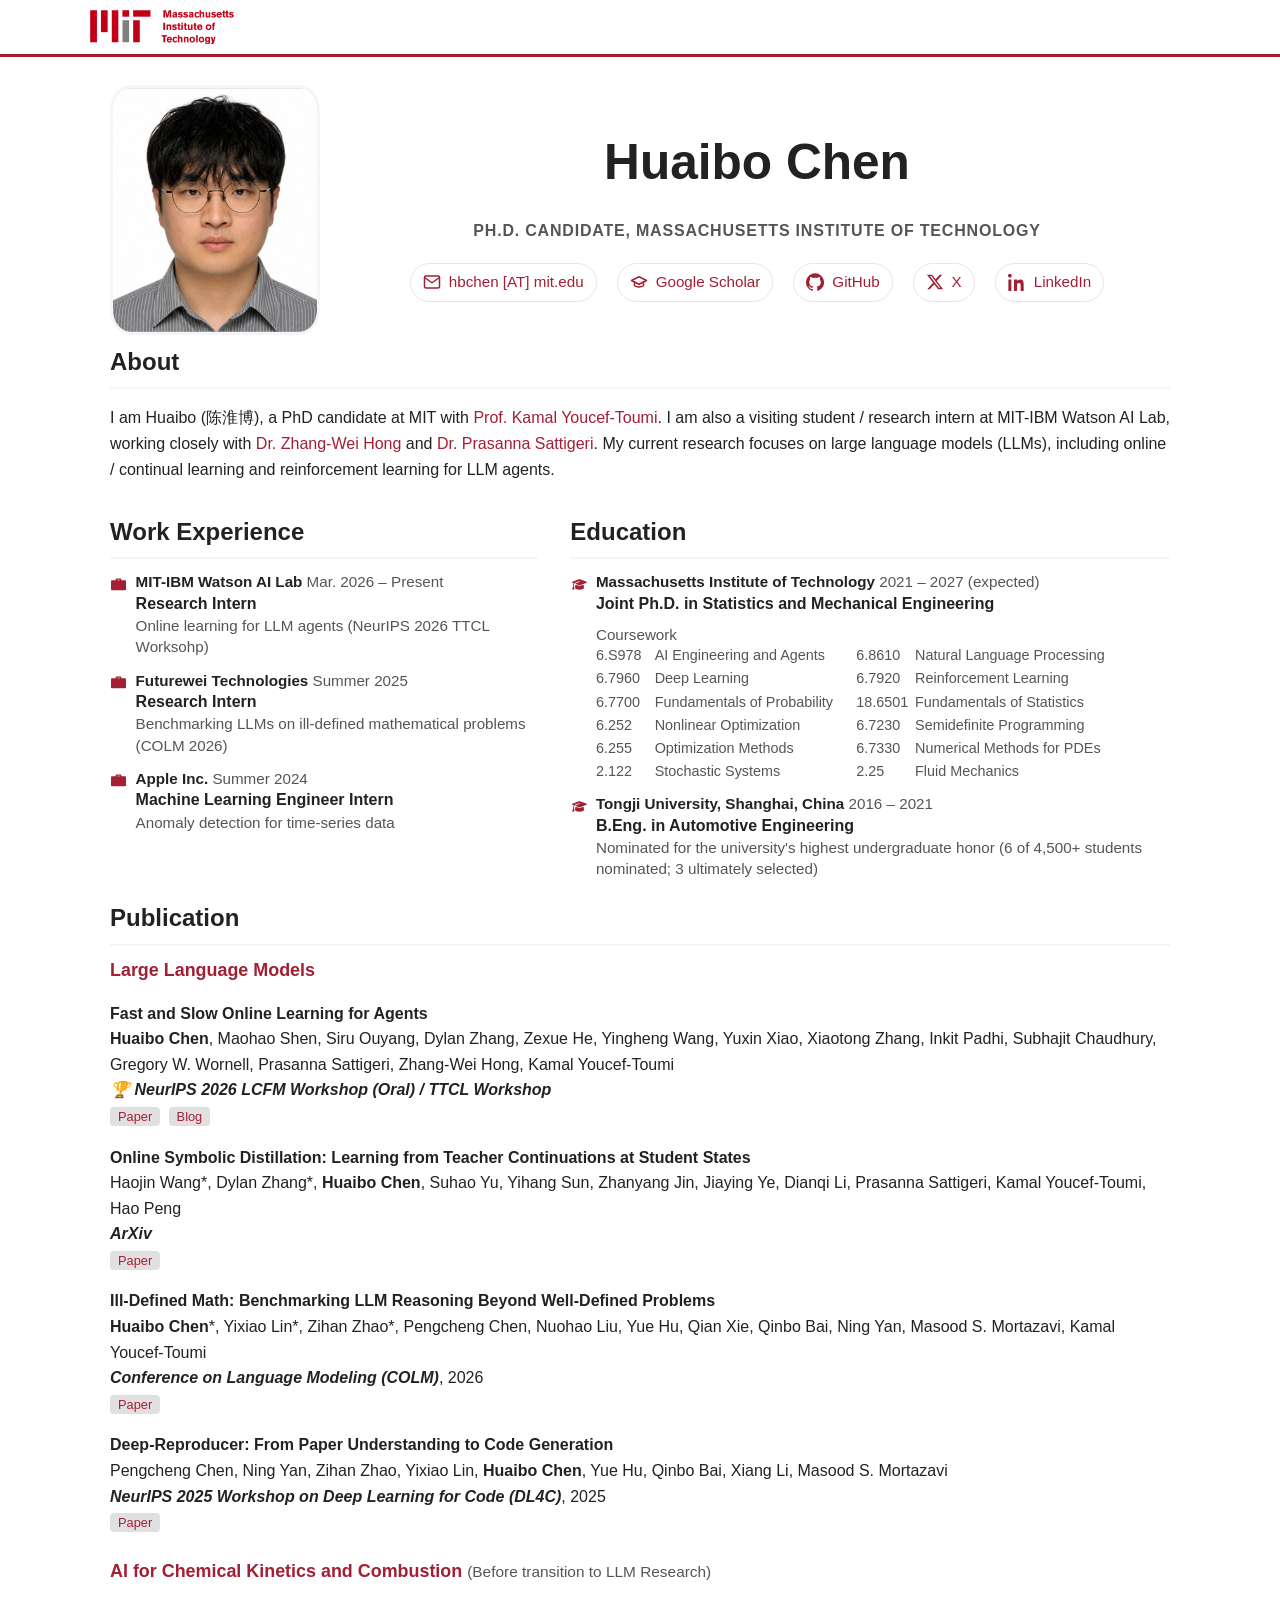
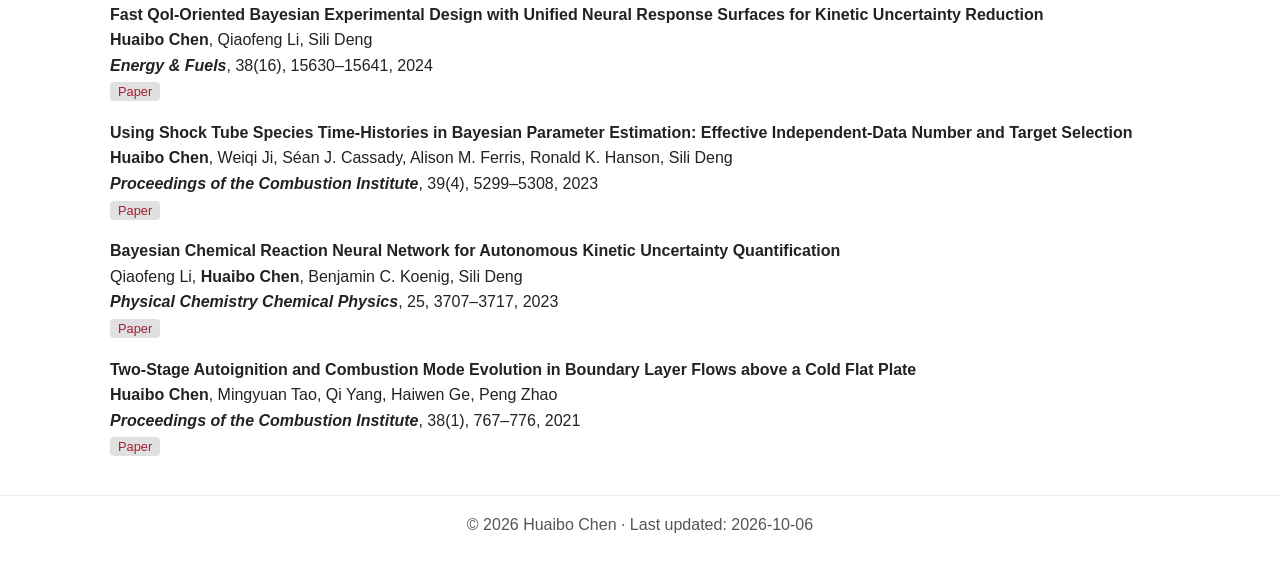
<file: index.html>
<!doctype html>
<html lang="en-US">

<head>
  <link rel="stylesheet" href="styles.css">
  <meta charset="utf-8">
  <meta http-equiv="X-UA-Compatible" content="chrome=1">
  <meta name="viewport" content="width=device-width, initial-scale=1" />
  <title>Huaibo Chen</title>
  <link rel="icon" type="image/png" href="image/mit-logo.png" sizes="32x32">
  <link rel="shortcut icon" type="image/png" href="image/mit-logo.png">
</head>

<body>
  <!-- ===== Header: white bar, red bottom line. MIT logo only. ===== -->
  <header class="site-header">
    <div class="bar">
      <div class="brand">
        <a href="#top" aria-label="Home">
          <span class="logo-mask">
            <img src="image/mit-logo.png" alt="Massachusetts Institute of Technology logo">
          </span>
        </a>
      </div>
    </div>
  </header>

  <main class="wrapper" id="top">
    <section class="hero" aria-labelledby="name">

      <img src="image/headshot.jpg" alt="Portrait" class="avatar" onerror="this.style.display='none'">

      <div class="hero-content">
        <h1 id="name">Huaibo Chen</h1>
        <div class="kicker">Ph.D. Candidate, Massachusetts Institute of Technology</div>

        <div class="link-row" aria-label="Contact and links">
          <a class="chip" href="mailto:hbchen@mit.edu" aria-label="Email">
            <svg viewBox="0 0 24 24" fill="none" stroke="currentColor" stroke-width="2" stroke-linecap="round"
              stroke-linejoin="round" aria-hidden="true">
              <path d="M4 4h16a2 2 0 0 1 2 2v12a2 2 0 0 1-2 2H4a2 2 0 0 1-2-2V6a2 2 0 0 1 2-2z" />
              <path d="m22 6-10 7L2 6" />
            </svg>
            <span>hbchen [AT] mit.edu</span>
          </a>

          <a class="chip" href="https://scholar.google.com/citations?hl=en&amp;user=0v7SnbYAAAAJ&amp;view_op=list_works&amp;sortby=pubdate" target="_blank" rel="noopener"
            aria-label="Google Scholar">
            <svg viewBox="0 0 24 24" fill="none" stroke="currentColor" stroke-width="2" stroke-linecap="round"
              stroke-linejoin="round" aria-hidden="true">
              <path d="M22 10 12 5 2 10l10 5 10-5z" />
              <path d="M6 12v5c3 2 9 2 12 0v-5" />
            </svg>
            <span>Google Scholar</span>
          </a>

          <a class="chip" href="https://github.com/HuaiboChen" target="_blank" rel="noopener" aria-label="GitHub">
            <svg viewBox="0 0 24 24" fill="currentColor" aria-hidden="true">
              <path
                d="M12 .5a12 12 0 0 0-3.79 23.4c.6.11.82-.26.82-.58v-2.02c-3.34.73-4.04-1.6-4.04-1.6-.55-1.4-1.33-1.77-1.33-1.77-1.09-.75.08-.73.08-.73 1.2.09 1.84 1.24 1.84 1.24 1.07 1.83 2.82 1.3 3.5.99.11-.78.42-1.3.77-1.6-2.67-.31-5.48-1.34-5.48-5.98 0-1.32.47-2.39 1.24-3.23-.12-.31-.54-1.56.12-3.25 0 0 1.01-.32 3.3 1.23a11.5 11.5 0 0 1 6 0c2.28-1.55 3.3-1.23 3.3-1.23.66 1.69.24 2.94.12 3.25.77.84 1.24 1.91 1.24 3.23 0 4.65-2.81 5.66-5.49 5.97.43.37.81 1.1.81 2.22v3.29c0 .32.22.7.82.58A12 12 0 0 0 12 .5z" />
            </svg>
            <span>GitHub</span>
          </a>

          <a class="chip" href="https://x.com/hbchen21?s=11&amp;t=XAWdzjaWkBCQO2jbwlgzTw" target="_blank" rel="noopener" aria-label="X (formerly Twitter)">
            <svg viewBox="0 0 24 24" fill="currentColor" aria-hidden="true">
              <path
                d="M18.244 2.25h3.308l-7.227 8.26 8.502 11.24H16.17l-5.214-6.817L4.99 21.75H1.68l7.73-8.835L1.254 2.25H8.08l4.713 6.231zm-1.161 17.52h1.833L7.084 4.126H5.117z" />
            </svg>
            <span>X</span>
          </a>

          <a class="chip" href="https://www.linkedin.com/in/huaibo-chen-217b9b140/" target="_blank" rel="noopener" aria-label="LinkedIn">
            <svg viewBox="0 0 24 24" fill="currentColor" aria-hidden="true">
              <path
                d="M4.98 3.5C4.98 4.88 3.86 6 2.5 6S0 4.88 0 3.5 1.12 1 2.5 1s2.48 1.12 2.48 2.5zM.5 8.5h4V24h-4V8.5zM8.5 8.5h3.8v2.1h.05c.53-1 1.83-2.1 3.77-2.1 4.03 0 4.78 2.65 4.78 6.1V24h-4v-6.9c0-1.65-.03-3.77-2.3-3.77-2.3 0-2.65 1.8-2.65 3.65V24h-4V8.5z" />
            </svg>
            <span>LinkedIn</span>
          </a>
        </div>
      </div>
    </section>

    <!-- ===== About ===== -->
    <section aria-labelledby="bio">
      <h2 id="bio">About</h2>
      <p>
        I am Huaibo (陈淮博), a PhD candidate at MIT with <a href="https://meche.mit.edu/people/faculty/YOUCEF@MIT.EDU" target="_blank" rel="noopener noreferrer">Prof. Kamal Youcef-Toumi</a>. I am also
        a visiting student / research intern at MIT-IBM Watson AI Lab, working closely with
        <a href="https://williamd4112.github.io/" target="_blank" rel="noopener noreferrer">Dr. Zhang-Wei Hong</a>
        and
        <a href="https://research.ibm.com/people/prasanna-sattigeri" target="_blank" rel="noopener noreferrer">Dr. Prasanna Sattigeri</a>. My current research focuses on large language models (LLMs), including online / continual learning and reinforcement learning for LLM agents.
      </p>
    </section>

    <!-- ===== Two-column: Work Experience + Education ===== -->
    <section aria-labelledby="experience">
      <div class="two-col">

        <!-- Work Experience -->
        <div>
          <h2 class="section-subheading" id="experience">Work Experience</h2>
          <ul class="ul-edu">

            <li>
              <span class="fa-li" aria-hidden="true">
                <svg viewBox="0 0 512 512" fill="currentColor">
                  <path d="M184 48H328c13.3 0 24 10.7 24 24v40H472c22.1 0 40 17.9 40 40V416c0 22.1-17.9 40-40 40H40c-22.1 0-40-17.9-40-40V152c0-22.1 17.9-40 40-40H160V72c0-13.3 10.7-24 24-24zm24 64h96V96H208v16z"/>
                </svg>
              </span>

              <div class="description">
                <p class="institution">MIT-IBM Watson AI Lab <span class="date">Mar. 2026 – Present</span>
                </p>
                <p class="course">
                  Research Intern
                </p>
                <p class="details">Online learning for LLM agents (NeurIPS 2026 TTCL Worksohp)</p>
              </div>
            </li>

            <li>
              <span class="fa-li" aria-hidden="true">
                <svg viewBox="0 0 512 512" fill="currentColor">
                  <path d="M184 48H328c13.3 0 24 10.7 24 24v40H472c22.1 0 40 17.9 40 40V416c0 22.1-17.9 40-40 40H40c-22.1 0-40-17.9-40-40V152c0-22.1 17.9-40 40-40H160V72c0-13.3 10.7-24 24-24zm24 64h96V96H208v16z"/>
                </svg>
              </span>

              <div class="description">
                <p class="institution">Futurewei Technologies <span class="date">Summer 2025</span>
                </p>
                <p class="course">
                  Research Intern
                </p>
                <p class="details">Benchmarking LLMs on ill-defined mathematical problems (COLM 2026)</p>
              </div>
            </li>

            <li>
              <span class="fa-li" aria-hidden="true">
                <svg viewBox="0 0 512 512" fill="currentColor">
                  <path d="M184 48H328c13.3 0 24 10.7 24 24v40H472c22.1 0 40 17.9 40 40V416c0 22.1-17.9 40-40 40H40c-22.1 0-40-17.9-40-40V152c0-22.1 17.9-40 40-40H160V72c0-13.3 10.7-24 24-24zm24 64h96V96H208v16z"/>
                </svg>
              </span>

              <div class="description">
                <p class="institution">Apple Inc. <span class="date">Summer 2024</span>
                </p>
                <p class="course">
                  Machine Learning Engineer Intern 
                </p>
                <p class="details">Anomaly detection for time-series data</p>
              </div>
            </li>

          </ul>
        </div>


        <!-- Education -->
        <div>
          <h2 class="section-subheading" id="education">Education</h2>
          <ul class="ul-edu">

            <li>
              <span class="fa-li" aria-hidden="true">
                <svg viewBox="0 0 640 512" fill="currentColor">
                  <path
                    d="M320 32c-8.1 0-16.1 1.4-23.7 4.1L15.8 137.4C6.3 140.9 0 149.9 0 160s6.3 19.1 15.8 22.6l57.9 20.9C57.3 229.3 48 259.8 48 291.9v28.1c0 28.4-10.8 57.7-22.3 80.8c-6.5 13-13.9 25.8-22.5 37.6C0 442.7-.9 448.3 .9 453.4s6 8.9 11.2 10.2l64 16c4.2 1.1 8.7 .3 12.4-2s6.3-6 7.1-10.3c8.6-42.8 4.3-81.2-2.1-108.7c-3.2-14.3-7.7-29.1-13.7-42.2V291.9c0-30.2 10.2-58.7 27.9-81.5c12.9-15.5 29.6-28 49.2-35.7l157-61.7c8.2-3.2 17.5 .8 20.7 9s-.8 17.5-9 20.7l-157 61.7c-12.4 4.9-23.3 12.4-32.2 21.6l159.6 57.6c7.6 2.7 15.6 4.1 23.7 4.1s16.1-1.4 23.7-4.1L624.2 182.6c9.5-3.4 15.8-12.5 15.8-22.6s-6.3-19.1-15.8-22.6L343.7 36.1C336.1 33.4 328.1 32 320 32zM128 408c0 35.3 86 72 192 72s192-36.7 192-72L496.7 262.6 354.5 314c-11.1 4-22.8 6-34.5 6s-23.5-2-34.5-6L143.3 262.6 128 408z" />
                </svg>
              </span>

              <div class="description">
                <p class="institution">
                  Massachusetts Institute of Technology
                  <span class="date">2021 – 2027 (expected)</span>
                </p>
              
                <p class="course">
                  Joint Ph.D. in Statistics and Mechanical Engineering
                </p>
              
                <div class="coursework">
                  <div class="details">Coursework</div>
              
                  <div class="coursework-grid">
              
                    <div class="course-item">
                      <span class="course-code">6.S978</span>
                      <span class="course-name">AI Engineering and Agents</span>
                    </div>
              
                    <div class="course-item">
                      <span class="course-code">6.8610</span>
                      <span class="course-name">Natural Language Processing</span>
                    </div>
              
                    <div class="course-item">
                      <span class="course-code">6.7960</span>
                      <span class="course-name">Deep Learning</span>
                    </div>
              
                    <div class="course-item">
                      <span class="course-code">6.7920</span>
                      <span class="course-name">Reinforcement Learning</span>
                    </div>
              
                    <div class="course-item">
                      <span class="course-code">6.7700</span>
                      <span class="course-name">Fundamentals of Probability</span>
                    </div>
              
                    <div class="course-item">
                      <span class="course-code">18.6501</span>
                      <span class="course-name">Fundamentals of Statistics</span>
                    </div>
              
                    <div class="course-item">
                      <span class="course-code">6.252</span>
                      <span class="course-name">Nonlinear Optimization</span>
                    </div>
              
                    <div class="course-item">
                      <span class="course-code">6.7230</span>
                      <span class="course-name">Semidefinite Programming</span>
                    </div>
              
                    <div class="course-item">
                      <span class="course-code">6.255</span>
                      <span class="course-name">Optimization Methods</span>
                    </div>
              
                    <div class="course-item">
                      <span class="course-code">6.7330</span>
                      <span class="course-name">Numerical Methods for PDEs</span>
                    </div>
              
                    <div class="course-item">
                      <span class="course-code">2.122</span>
                      <span class="course-name">Stochastic Systems</span>
                    </div>
              
                    <div class="course-item">
                      <span class="course-code">2.25</span>
                      <span class="course-name">Fluid Mechanics</span>
                    </div>
              
                  </div>
                </div>
              </div>
            </li>

            <li>
              <span class="fa-li" aria-hidden="true">
                <svg viewBox="0 0 640 512" fill="currentColor">
                  <path d="M320 32c-8.1 0-16.1 1.4-23.7 4.1L15.8 137.4C6.3 140.9 0 149.9 0 160s6.3 19.1 15.8 22.6l57.9 20.9C57.3 229.3 48 259.8 48 291.9v28.1c0 28.4-10.8 57.7-22.3 80.8c-6.5 13-13.9 25.8-22.5 37.6C0 442.7-.9 448.3 .9 453.4s6 8.9 11.2 10.2l64 16c4.2 1.1 8.7 .3 12.4-2s6.3-6 7.1-10.3c8.6-42.8 4.3-81.2-2.1-108.7c-3.2-14.3-7.7-29.1-13.7-42.2V291.9c0-30.2 10.2-58.7 27.9-81.5c12.9-15.5 29.6-28 49.2-35.7l157-61.7c8.2-3.2 17.5 .8 20.7 9s-.8 17.5-9 20.7l-157 61.7c-12.4 4.9-23.3 12.4-32.2 21.6l159.6 57.6c7.6 2.7 15.6 4.1 23.7 4.1s16.1-1.4 23.7-4.1L624.2 182.6c9.5-3.4 15.8-12.5 15.8-22.6s-6.3-19.1-15.8-22.6L343.7 36.1C336.1 33.4 328.1 32 320 32zM128 408c0 35.3 86 72 192 72s192-36.7 192-72L496.7 262.6 354.5 314c-11.1 4-22.8 6-34.5 6s-23.5-2-34.5-6L143.3 262.6 128 408z" />
                </svg>
              </span>
            
              <div class="description">
                <p class="institution">Tongji University, Shanghai, China
                  <span class="date">2016 – 2021</span>
                </p>
                <p class="course">
                  B.Eng. in Automotive Engineering       
                </p>
                <p class="details">
                  Nominated for the university's highest undergraduate honor
                  (6 of 4,500+ students nominated; 3 ultimately selected)
                </p>
              </div>
            </li>

          </ul>
        </div>

      </div>
    </section>

    <!-- ===== Publication ===== -->
    <section class="pub-section" aria-labelledby="highlights">
      <h2 id="highlights">Publication</h2>

      <h3 class="pub-subheading" id="pub-llm">Large Language Models</h3>
      <ul class="pub-list">

        <li class="pub-item">
          <strong>Fast and Slow Online Learning for Agents</strong><br />
          <strong>Huaibo Chen</strong>, Maohao Shen, Siru Ouyang, Dylan Zhang, Zexue He, Yingheng Wang, Yuxin Xiao, Xiaotong Zhang, Inkit Padhi, Subhajit Chaudhury, Gregory W. Wornell, Prasanna Sattigeri, Zhang-Wei Hong, Kamal Youcef-Toumi<br />
          <strong><em>🏆 NeurIPS 2026 LCFM Workshop (Oral) / TTCL Workshop</em></strong><br />
          <a class="pub-tag" href="https://openreview.net/pdf?id=LtrVQShaq7" target="_blank" rel="noopener">Paper</a>
          <a class="pub-tag" href="blog/FSOL/online-learning-from-experience.html">Blog</a>
        </li>

        <li class="pub-item">
          <strong>Online Symbolic Distillation: Learning from Teacher Continuations at Student States</strong><br />
          Haojin Wang*, Dylan Zhang*, <strong>Huaibo Chen</strong>, Suhao Yu, Yihang Sun, Zhanyang Jin, Jiaying Ye, Dianqi Li, Prasanna Sattigeri, Kamal Youcef-Toumi, Hao Peng<br />
          <strong><em>ArXiv</em></strong><br />
          <a class="pub-tag" href="https://arxiv.org/pdf/2609.36246" target="_blank" rel="noopener">Paper</a>
        </li>

        <li class="pub-item">
          <strong>Ill-Defined Math: Benchmarking LLM Reasoning Beyond Well-Defined Problems</strong><br />
          <strong>Huaibo Chen</strong>*, Yixiao Lin*, Zihan Zhao*, Pengcheng Chen, Nuohao Liu, Yue Hu, Qian Xie, Qinbo Bai, Ning Yan, Masood S. Mortazavi, Kamal Youcef-Toumi<br />
          <strong><em>Conference on Language Modeling (COLM)</em></strong>, 2026<br />
          <a class="pub-tag" href="https://openreview.net/forum?id=qgZtkgTwrJ" target="_blank" rel="noopener">Paper</a>
        </li>

        <li class="pub-item">
          <strong>Deep-Reproducer: From Paper Understanding to Code Generation</strong><br />
          Pengcheng Chen, Ning Yan, Zihan Zhao, Yixiao Lin, <strong>Huaibo Chen</strong>, Yue Hu, Qinbo Bai, Xiang Li, Masood S. Mortazavi<br />
          <strong><em>NeurIPS 2025 Workshop on Deep Learning for Code (DL4C)</em></strong>, 2025<br />
          <a class="pub-tag" href="https://openreview.net/pdf?id=zw2DpSxnXn" target="_blank" rel="noopener">Paper</a>
        </li>

      </ul>

      <h3 class="pub-subheading" id="pub-kinetics">AI for Chemical Kinetics and Combustion <span class="subheading-note">(Before transition to LLM Research)</span></h3>
      <ul class="pub-list">

        <li class="pub-item">
          <strong>Fast QoI-Oriented Bayesian Experimental Design with Unified Neural Response Surfaces for Kinetic Uncertainty Reduction</strong><br />
          <strong>Huaibo Chen</strong>, Qiaofeng Li, Sili Deng<br />
          <strong><em>Energy &amp; Fuels</em></strong>, 38(16), 15630&ndash;15641, 2024<br />
          <a class="pub-tag" href="https://pubs.acs.org/doi/abs/10.1021/acs.energyfuels.4c02299" target="_blank" rel="noopener">Paper</a>
        </li>

        <li class="pub-item">
          <strong>Using Shock Tube Species Time-Histories in Bayesian Parameter Estimation: Effective Independent-Data Number and Target Selection</strong><br />
          <strong>Huaibo Chen</strong>, Weiqi Ji, S&eacute;an J. Cassady, Alison M. Ferris, Ronald K. Hanson, Sili Deng<br />
          <strong><em>Proceedings of the Combustion Institute</em></strong>, 39(4), 5299&ndash;5308, 2023<br />
          <a class="pub-tag" href="https://www.sciencedirect.com/science/article/abs/pii/S1540748922004692" target="_blank" rel="noopener">Paper</a>
        </li>

        <li class="pub-item">
          <strong>Bayesian Chemical Reaction Neural Network for Autonomous Kinetic Uncertainty Quantification</strong><br />
          Qiaofeng Li, <strong>Huaibo Chen</strong>, Benjamin C. Koenig, Sili Deng<br />
          <strong><em>Physical Chemistry Chemical Physics</em></strong>, 25, 3707&ndash;3717, 2023<br />
          <a class="pub-tag" href="https://pubs.rsc.org/en/content/articlehtml/2023/cp/d2cp05083h" target="_blank" rel="noopener">Paper</a>
        </li>

        <li class="pub-item">
          <strong>Two-Stage Autoignition and Combustion Mode Evolution in Boundary Layer Flows above a Cold Flat Plate</strong><br />
          <strong>Huaibo Chen</strong>, Mingyuan Tao, Qi Yang, Haiwen Ge, Peng Zhao<br />
          <strong><em>Proceedings of the Combustion Institute</em></strong>, 38(1), 767&ndash;776, 2021<br />
          <a class="pub-tag" href="https://www.sciencedirect.com/science/article/abs/pii/S1540748920306477" target="_blank" rel="noopener">Paper</a>
        </li>

      </ul>
    </section>

  </main>

  <footer>
    <div class="wrapper">
      &copy; 2026 Huaibo Chen &middot; Last updated: 2026-10-06
    </div>
  </footer>
</body>

</html>
</file>
<file: styles.css>
:root {
  --mit-red: #A31F34;
  --dark-red: #8A1A2C;
  --light-gray: #f5f5f5;
  --text: #222;
  --muted: #555;
  --link: #A31F34;
  --link-hover: #8A1A2C;
}
* { box-sizing: border-box; }
body {
  margin: 0;
  font-family: -apple-system, BlinkMacSystemFont, "Segoe UI", Roboto, Helvetica, Arial, "Apple Color Emoji", "Segoe UI Emoji", "Segoe UI Symbol", sans-serif;
  color: var(--text);
  background: white;
  line-height: 1.6;
}
a { color: var(--link); text-decoration: none; }
a:hover { color: var(--link-hover); text-decoration: underline; text-underline-offset: 2px; }

/* ===== Header: white bar with red bottom line ===== */
.site-header {
  background: #fff;
  color: var(--text);
  padding: 10px 20px;
  position: sticky;
  top: 0;
  z-index: 10;
  border-bottom: 3px solid var(--mit-red);
}
.site-header .bar {
  display: flex;
  align-items: center;
  max-width: 1100px;
  margin: 0 auto;
}
.brand { display: flex; align-items: center; gap: 12px; }

/* The MIT logo PNG is 3840x2160 with a transparent background; the artwork
   itself occupies only the middle 41.6% of the height (measured bbox
   y 630-1528, x 19-3820, aspect 4.23:1) and is vertically centered.
   The mask clips those empty bands so the mark renders at ~144x34px. */
.brand .logo-mask {
  height: 34px;
  width: 144px;
  overflow: hidden;
  position: relative;
  flex-shrink: 0;
  display: block;
}
.brand .logo-mask img {
  position: absolute;
  top: 50%;
  left: 50%;
  width: 145px;                 /* -> artwork renders 144px wide, 34px tall */
  height: auto;
  transform: translate(-50%, -50%);
  display: block;
}


/* ===== Wrapper ===== */
.wrapper {
  max-width: 1100px;
  margin: 0 auto;
  padding: 0 20px;
}
main.wrapper { padding-bottom: 20px; }

/* ===== Hero ===== */
.wrapper .hero {
  display: flex !important;
  justify-content: center;
  align-items: center;
  gap: 24px;
  text-align: center;
  width: 100%;
  flex-wrap: nowrap;
  margin: 28px 0 8px;
}
.avatar {
  width: 210px;
  height: 250px;
  border-radius: 10%;
  object-fit: cover;
  border: 3px solid var(--light-gray);
  background: var(--light-gray);
  flex-shrink: 0;
}
.hero-content { flex: 1; min-width: 0; }

@media (max-width: 720px) {
  .wrapper .hero {
    flex-direction: column-reverse;
    align-items: center;
    gap: 16px;
  }
  .avatar { justify-self: center; }
}

h1, h2, h3 { margin: 0.2em 0 0.4em; }
h1 { font-size: 3.1rem; line-height: 1.4; }
h2 { font-size: 1.5rem; border-bottom: 2px solid var(--light-gray); padding-bottom: 6px; }

.kicker {
  color: var(--muted);
  font-weight: 700;
  letter-spacing: .05em;
  text-transform: uppercase;
  font-size: 1.0rem;
}

/* ===== Contact chips ===== */
.link-row {
  display: flex;
  flex-wrap: wrap;
  gap: 20px;
  margin-top: 20px;
  justify-content: center;
}
.chip {
  display: inline-flex;
  align-items: center;
  gap: 8px;
  padding: 6px 12px;
  border: 1px solid #e6e6e6;
  border-radius: 999px;
  font-size: 0.95rem;
  background: #fff;
  transition: border-color .15s ease;
}
.chip:hover { border-color: #d9d9d9; text-decoration: none; }
.chip svg { width: 18px; height: 18px; flex: 0 0 18px; }

/* ===== Two-column: Research Interests + Education (Wenyueh layout) ===== */
.two-col {
  display: grid;
  grid-template-columns: 5fr 7fr;   /* col-md-5 / col-md-7 */
  gap: 32px;
  margin-top: 26px;
}
@media (max-width: 767px) {
  .two-col { grid-template-columns: 1fr; gap: 24px; }
}
.section-subheading {
  font-size: 1.5rem;
  font-weight: 700;
  margin-bottom: 12px;
  border-bottom: 2px solid var(--light-gray);
  padding-bottom: 6px;
}
.ul-interests, .ul-edu {
  list-style: none;
  padding-left: 1.6rem;
  margin: 0;
}
.ul-interests li, .ul-edu li {
  position: relative;
  margin-bottom: 12px;
}
.ul-interests li .fa-li, .ul-edu li .fa-li {
  position: absolute;
  left: -1.6rem;
  top: 0.35em;
  width: 1.1rem;
  color: var(--mit-red);
  text-align: center;
  line-height: 1;
}
.ul-interests li .fa-li svg, .ul-edu li .fa-li svg {
  width: 15px;
  height: 15px;
  vertical-align: baseline;
}
.ul-interests .description, .ul-edu .description { margin: 0; }
.ul-interests .course, .ul-edu .course {
  margin: 0;
  font-weight: 700;
  line-height: 1.4;
}

.ul-interests .institution, .ul-edu .institution {
  margin: 0;
  font-size: 0.95rem;
  font-weight: 700;
  line-height: 1.4;
}
.ul-interests .details, .ul-edu .details {
  margin: 0;
  color: var(--muted);
  font-size: 0.95rem;
  line-height: 1.4;
}
.ul-edu .date {
  font-weight: 400;
  color: var(--muted);
  font-size: 0.95rem;
}

/* ===== Publication list (layout from publications.html) ===== */
.pub-section { margin-top: 8px; }
/* Subtitle inside Publication: smaller than the h2 so the hierarchy reads. */
.pub-subheading {
  font-size: 1.12rem;
  font-weight: 700;
  color: var(--mit-red);
  margin: 22px 0 10px;
}
.pub-subheading:first-of-type { margin-top: 10px; }
.pub-subheading .subheading-note {
  font-weight: 400;
  font-size: 0.86em;
  color: var(--muted);
}
.pub-list { list-style: none; padding-left: 0; }
.pub-item { margin: 0 0 16px; }
.pub-item .status { color: var(--muted); }
.note { color: var(--muted); font-size: .95rem; }
.venue { font-style: italic; }
.year { color: var(--muted); }
.badge {
  display: inline-block;
  padding: 2px 8px;
  background: var(--light-gray);
  border-radius: 999px;
  font-size: .8rem;
  color: var(--muted);
}

/* ===== Footer / misc ===== */
footer {
  border-top: 1px solid #eee;
  padding: 16px 0 40px;
  text-align: center;
  color: var(--muted);
}
.cta {
  display: inline-block;
  background: var(--mit-red);
  color: #fff;
  padding: 10px 14px;
  border-radius: 10px;
  font-weight: 600;
}
.cta:hover { background: var(--dark-red); color: #fff; text-decoration: none; }
ul { padding-left: 1.1rem; }

/* Publication tags used inside Research Interests */
.pub-tag {
  padding: 2px 8px;
  background: #e0e0e0;
  color: var(--mit-red);
  font-size: 0.8em;
  border-radius: 4px;
  text-decoration: none;
}
.pub-tag:hover { background: #d4d4d4; text-decoration: none; }
.pub-tag + .pub-tag { margin-left: 4px; }

/* ===== Blog post page ===== */
.post {
  max-width: 760px;
  padding-bottom: 32px;
}
.post-back {
  display: inline-block;
  margin: 24px 0 4px;
  font-size: 0.9rem;
}
.post-title {
  font-size: 2.1rem;
  line-height: 1.25;
  margin: 10px 0 10px;
}
.post-meta {
  color: var(--muted);
  font-size: 0.92rem;
  margin: 0 0 26px;
  padding-bottom: 14px;
  border-bottom: 2px solid var(--light-gray);
}
.post-lede {
  font-size: 1.08rem;
  color: #333;
}
.post h2 {
  font-size: 1.32rem;
  margin-top: 34px;
  border-bottom: none;
  padding-bottom: 0;
}
.post h3 {
  font-size: 1.05rem;
  color: var(--mit-red);
  margin-top: 22px;
}
.post p { margin: 0 0 14px; }
.post ul { margin: 0 0 14px; padding-left: 1.3rem; }
.post li { margin-bottom: 8px; }
.post-footnote {
  margin-top: 34px;
  padding-top: 14px;
  border-top: 2px solid var(--light-gray);
  color: var(--muted);
  font-size: 0.92rem;
}

.coursework {
  margin-top: 9px;
}

.coursework-title {
  font-size: 0.95rem;
  font-weight: 700;
  line-height: 1.4;
  margin-bottom: 5px;
}

.coursework-grid {
  display: grid;
  grid-template-columns: 0.88fr 1.12fr;
  column-gap: 14px;
  row-gap: 3px;
  color: var(--muted);
  font-size: 0.90rem;
  line-height: 1.4;
}
@media (max-width: 700px) {
  .coursework-grid {
    grid-template-columns: 1fr;
  }
}
.course-item {
  display: grid;
  grid-template-columns: 3.8em 1fr;
  column-gap: 4px;
  align-items: start;
}

.course-code {
  white-space: nowrap;
}

.course-name {
  min-width: 0;
}

/* ===== Blog post: language toggle ===== */
.lang-switch {
  display: inline-flex;
  border: 1px solid #e0e0e0;
  border-radius: 999px;
  overflow: hidden;
  margin: 0 0 18px;
  font-size: 0.88rem;
}
.lang-switch a {
  padding: 5px 14px;
  color: var(--muted);
  background: #fff;
  transition: background .15s ease, color .15s ease;
  white-space: nowrap;
}
.lang-switch a + a { border-left: 1px solid #e0e0e0; }
.lang-switch a:hover { background: var(--light-gray); text-decoration: none; }
.lang-switch a[aria-current="page"] {
  background: var(--mit-red);
  color: #fff;
  font-weight: 600;
}

/* ===== Blog post: figures ===== */
.post-figure {
  margin: 26px 0 28px;
  text-align: center;
}
.post-figure img {
  max-width: 100%;
  height: auto;
  border: 1px solid #ececec;
  border-radius: 4px;
  background: #fff;
}
.post-figure figcaption {
  margin-top: 10px;
  color: var(--muted);
  font-size: 0.88rem;
  line-height: 1.5;
  text-align: left;
}
.post-figure figcaption strong { color: var(--text); }
.post-figure.figure-wide img { border: none; }

/* ===== Blog post: tables ===== */
.table-wrap {
  margin: 26px 0 28px;
  overflow-x: auto;
}
.post-table {
  border-collapse: collapse;
  width: 100%;
  font-size: 0.87rem;
  line-height: 1.45;
}
.post-table caption {
  caption-side: bottom;
  margin-top: 10px;
  color: var(--muted);
  font-size: 0.88rem;
  line-height: 1.5;
  text-align: left;
}
.post-table caption strong { color: var(--text); }
.post-table th,
.post-table td {
  padding: 7px 10px;
  text-align: right;
  white-space: nowrap;
}
.post-table th:first-child,
.post-table td:first-child,
.post-table th:nth-child(2),
.post-table td:nth-child(2) {
  text-align: left;
}
.post-table thead th {
  border-bottom: 2px solid var(--mit-red);
  font-weight: 700;
}
.post-table tbody td { border-bottom: 1px solid #eee; }
/* Highlight the FSOL rows. Bolding marks the best value per column
   (via <strong> on the winning cells), so it must not come from the row. */
.post-table tbody tr.row-ours td,
.post-table tbody tr.row-ours th {
  background: #fdf5f6;
}
.post-table tbody tr.group-start td { border-top: 1px solid #ddd; }

/* ===== Blog post: equations ===== */
.post-eq {
  margin: 18px 0;
  text-align: center;
  font-size: 1.02rem;
  overflow-x: auto;
}

/* ===== Blog post: citation block ===== */
.cite-block { margin: 20px 0 0; }
.cite-head {
  display: flex;
  align-items: center;
  justify-content: space-between;
  gap: 12px;
  background: var(--light-gray);
  border: 1px solid #e4e4e4;
  border-bottom: none;
  border-radius: 6px 6px 0 0;
  padding: 7px 12px;
  font-size: 0.85rem;
  color: var(--muted);
}
.cite-copy {
  border: 1px solid #d8d8d8;
  background: #fff;
  color: var(--mit-red);
  border-radius: 5px;
  padding: 4px 11px;
  font-size: 0.82rem;
  font-family: inherit;
  cursor: pointer;
  transition: background .15s ease, border-color .15s ease;
}
.cite-copy:hover { background: var(--light-gray); border-color: var(--mit-red); }
.cite-block pre {
  margin: 0;
  padding: 14px 12px;
  background: #fcfcfc;
  border: 1px solid #e4e4e4;
  border-radius: 0 0 6px 6px;
  overflow-x: auto;
  font-family: ui-monospace, SFMono-Regular, Menlo, Consolas, monospace;
  font-size: 0.82rem;
  line-height: 1.55;
  tab-size: 2;
}
.cite-block code { font-family: inherit; }

/* Narrower figure for single-panel plots (≈2/3 page width) */
.post-figure.figure-two-thirds img {
  width: 66%;
  min-width: 320px;
}
@media (max-width: 640px) {
  .post-figure.figure-two-thirds img { width: 100%; min-width: 0; }
}

/* KaTeX display equations */
.post-eq .katex-display { margin: 0; }
.post-eq .katex { font-size: 1.12em; }

/* Merged category column (rowspan) in post tables */
.post-table .cat-cell {
  vertical-align: middle;
  text-align: left;
  font-weight: 700;
  white-space: nowrap;
  border-right: 1px solid #e8e8e8;
}
/* Group separators span the full row, including the merged category cell */
.post-table tbody tr.group-start > th,
.post-table tbody tr.group-start > td {
  border-top: 1px solid #ddd;
}
/* A merged cell spans its whole group, so it must not draw the per-row
   bottom rule that .post-table tbody td uses -- that line would cut across
   the group. Group edges come from tr.group-start instead. */
.post-table tbody th.cat-cell { border-bottom: none; }


/* ===== Blog post: author list and affiliations ===== */
.post-authors {
  margin: 0 0 10px;
  font-size: 0.97rem;
  line-height: 1.6;
  color: var(--text);
}
.post-authors .author-me { font-weight: 700; }
.post-authors sup {
  font-size: 0.72em;
  color: var(--mit-red);
  padding-left: 1px;
}
.post-affil {
  margin: 0 0 6px;
  font-size: 0.86rem;
  line-height: 1.65;
  color: var(--muted);
}
.post-affil li { list-style: none; }
.post-affil ol { margin: 0; padding: 0; }
.post-affil sup {
  font-size: 0.78em;
  color: var(--mit-red);
  margin-right: 3px;
}
.post-venue {
  color: var(--muted);
  font-size: 0.92rem;
  margin: 0 0 26px;
  padding-bottom: 14px;
  border-bottom: 2px solid var(--light-gray);
}
</file>
